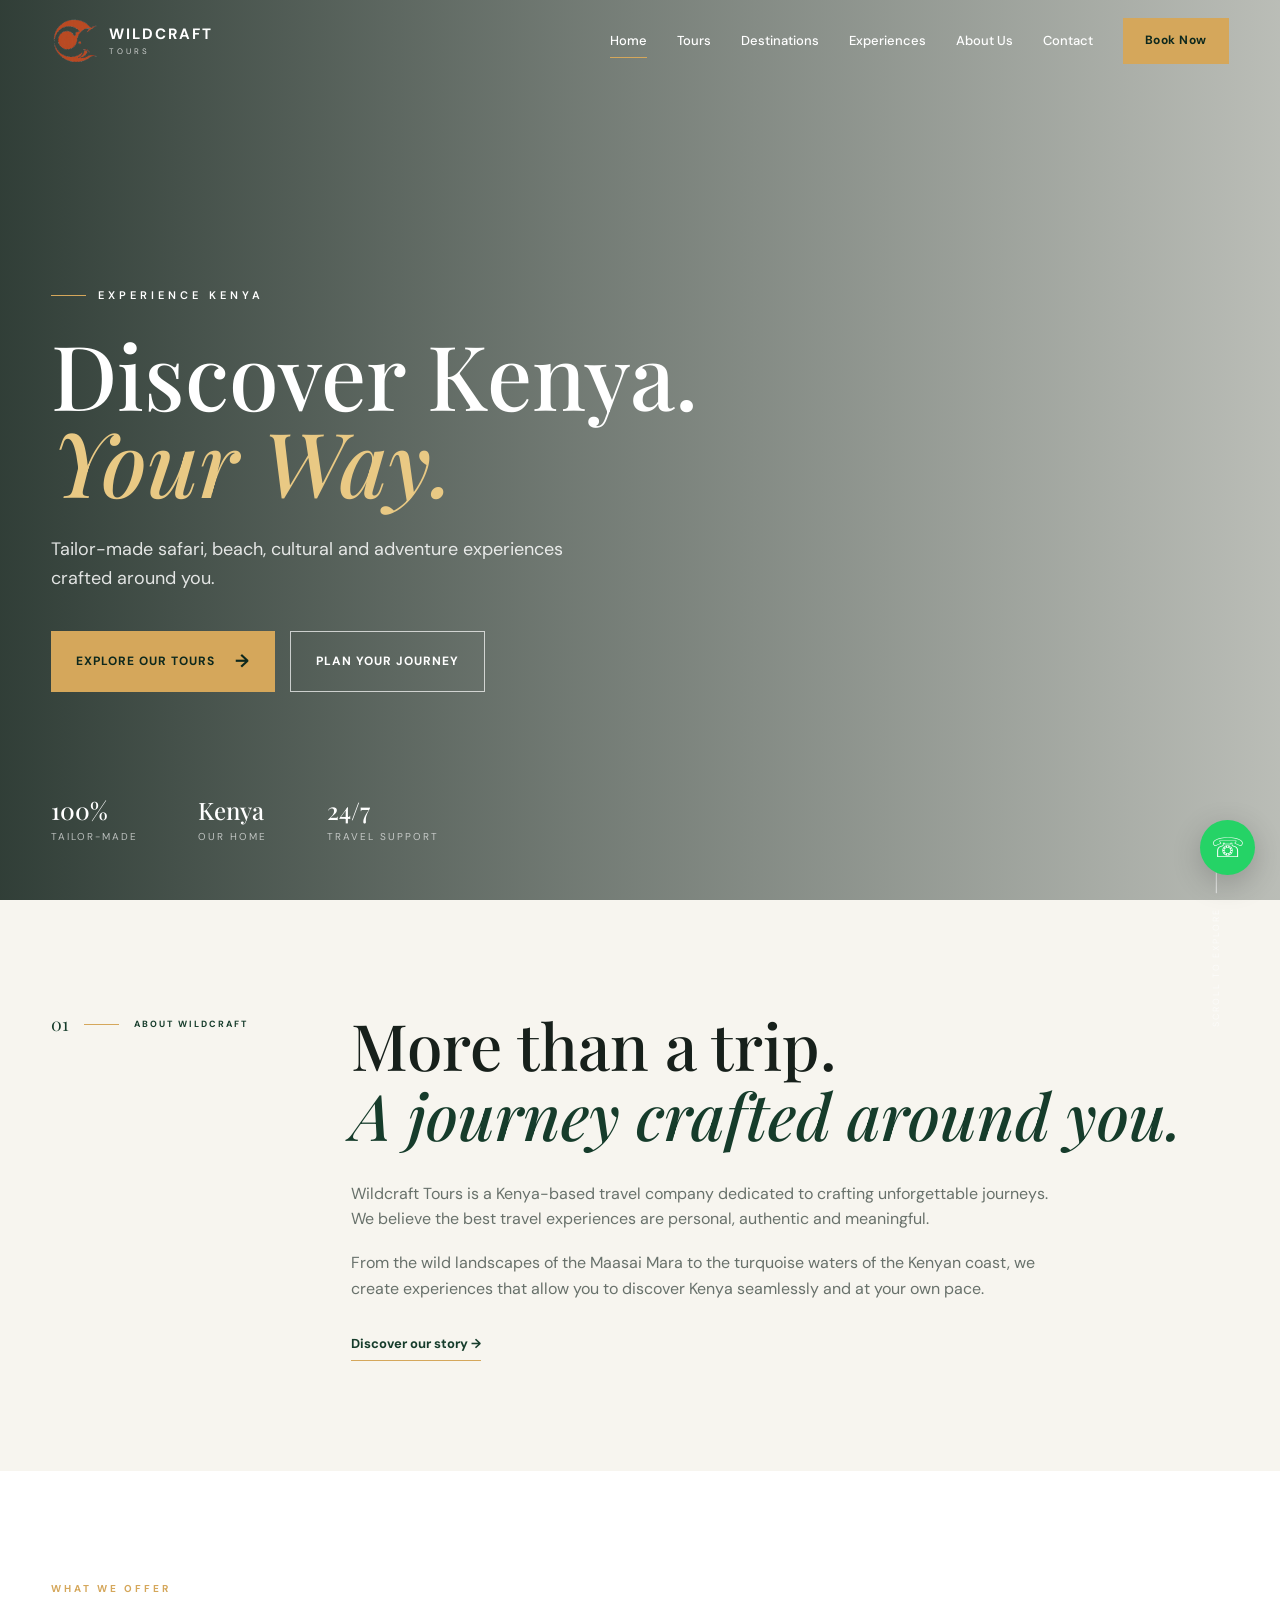
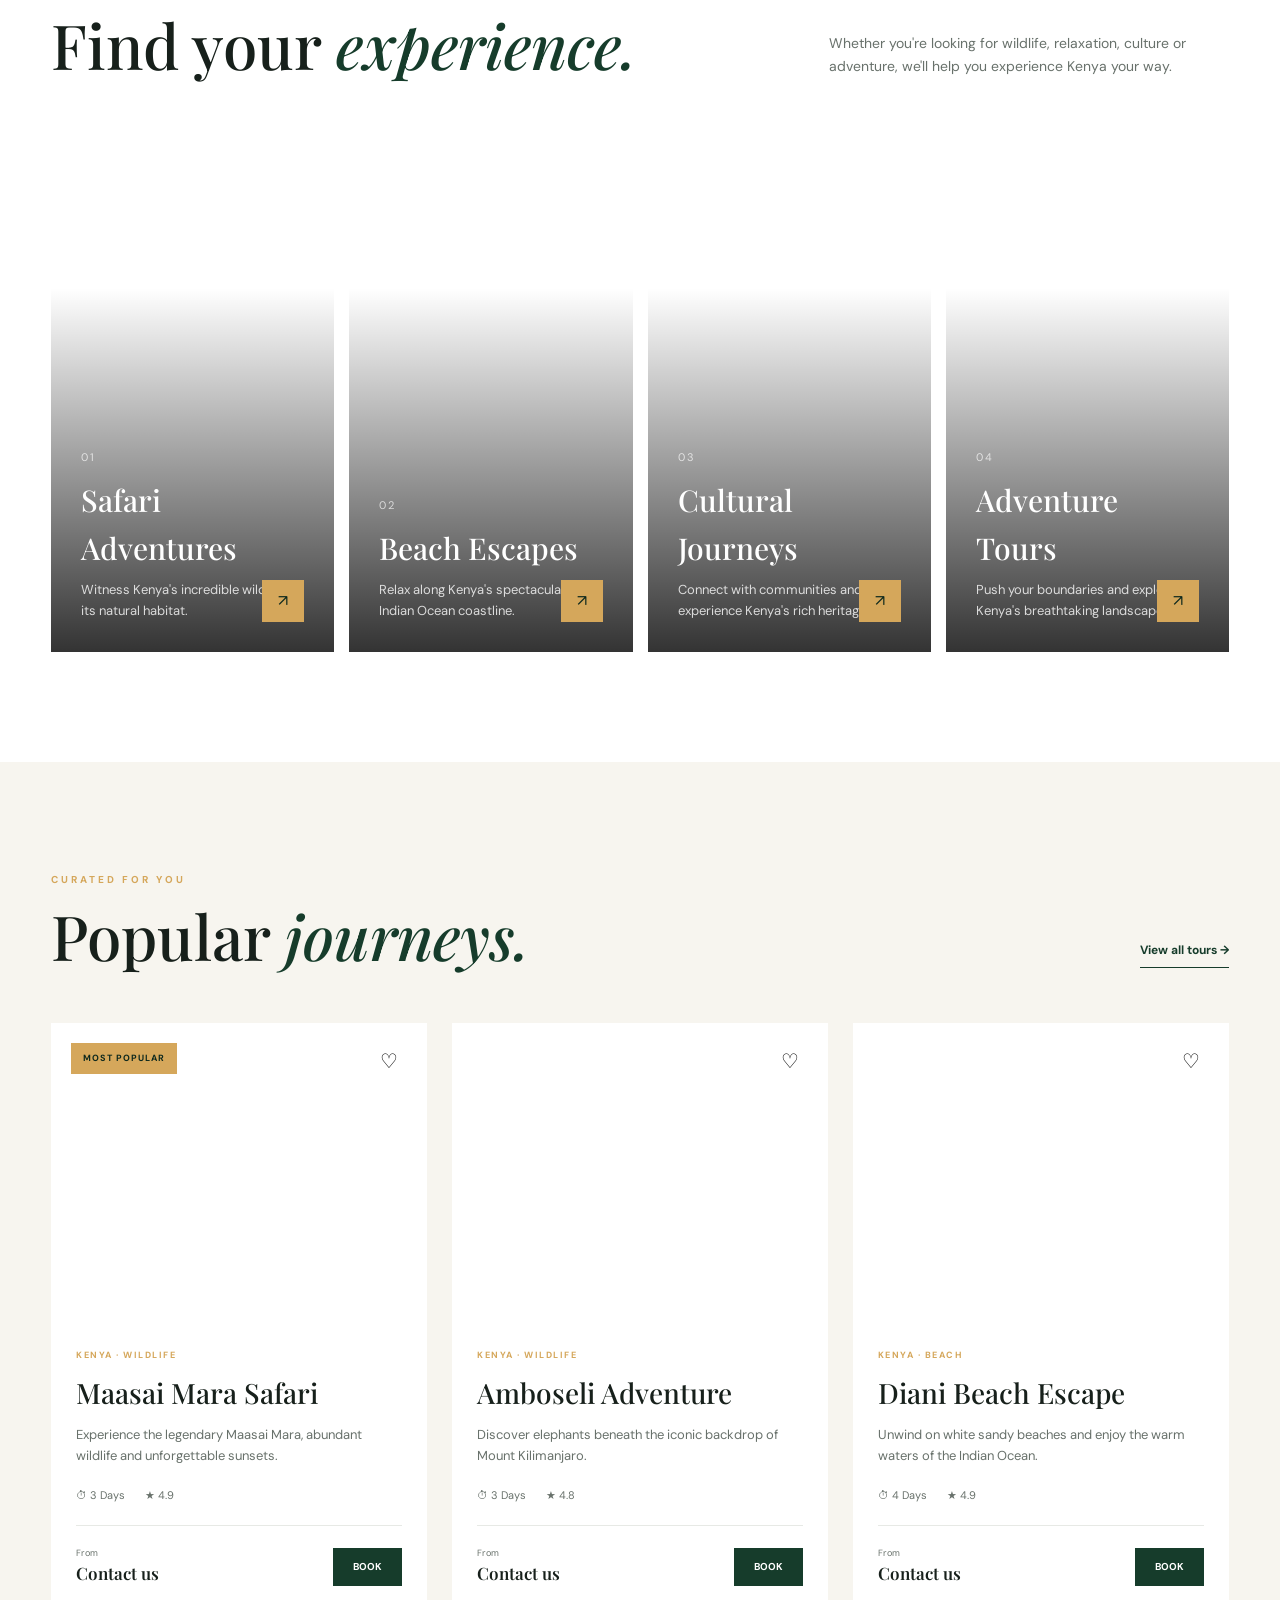
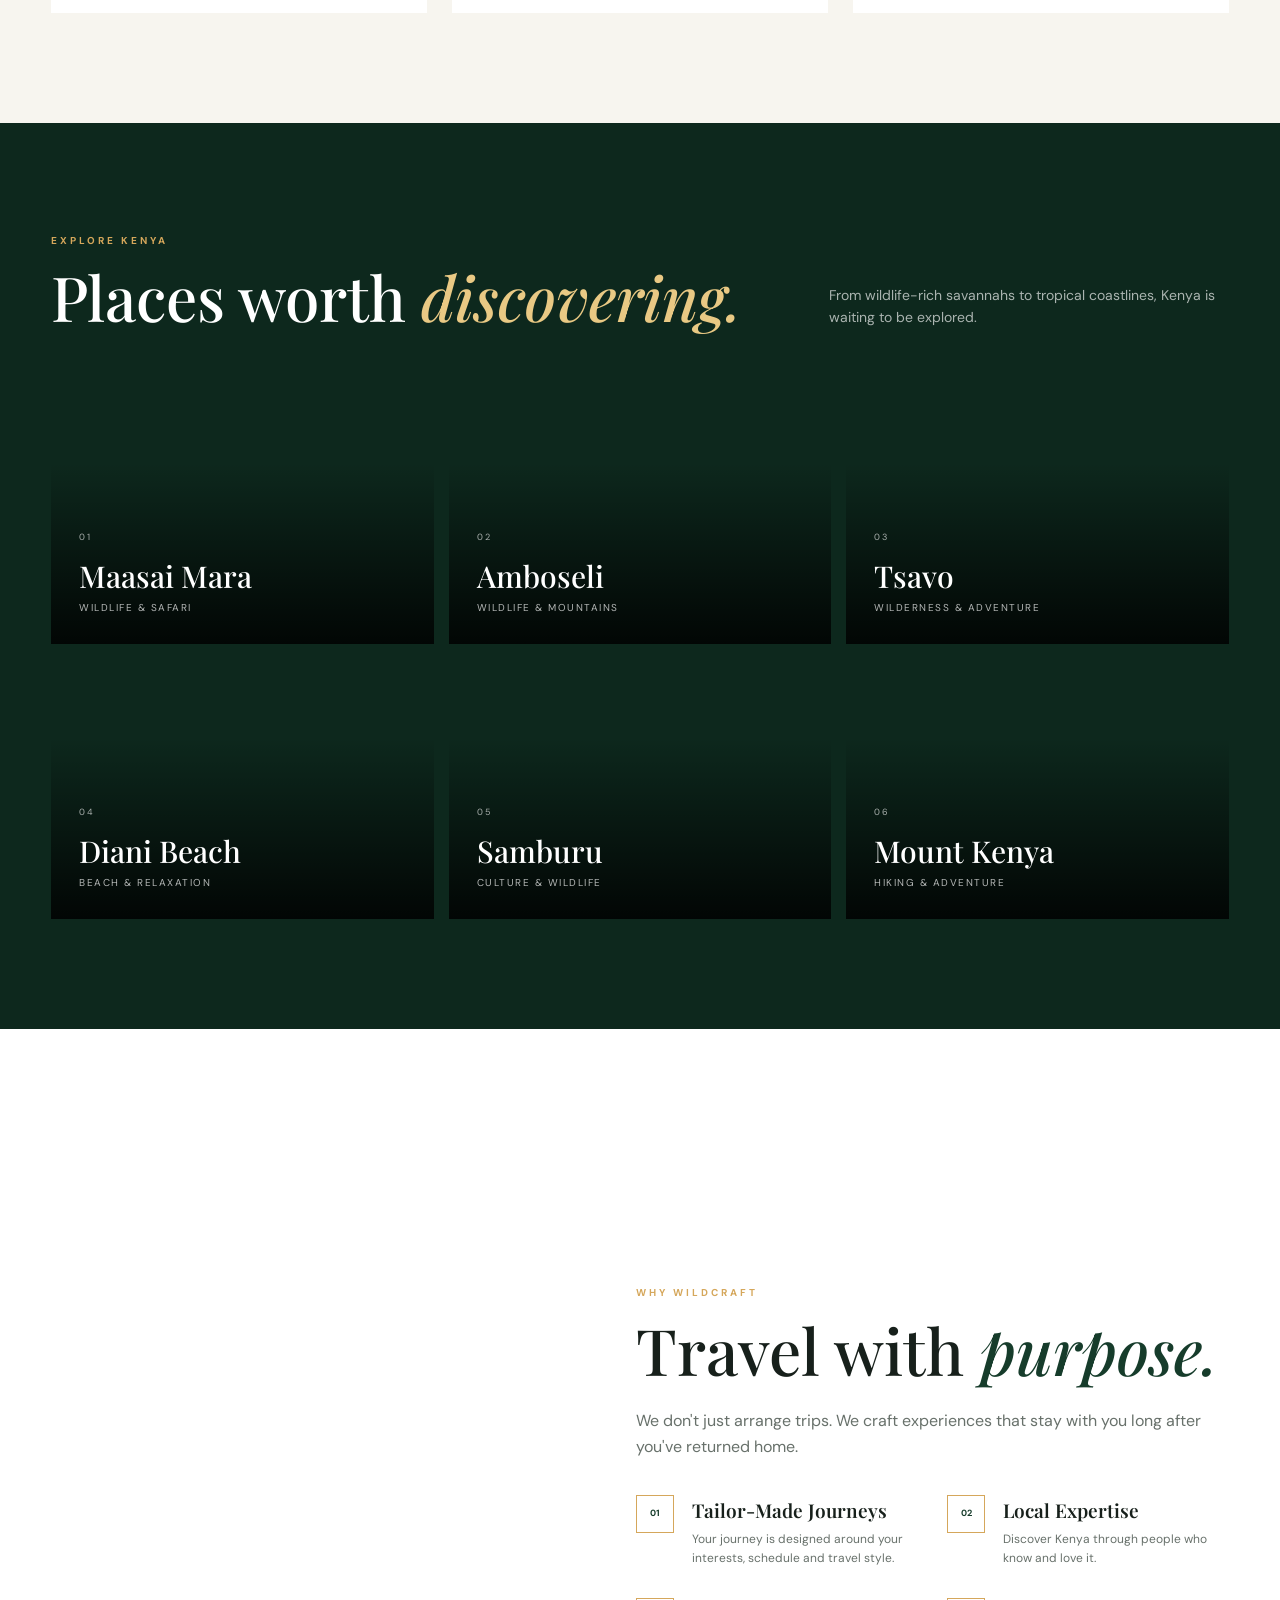
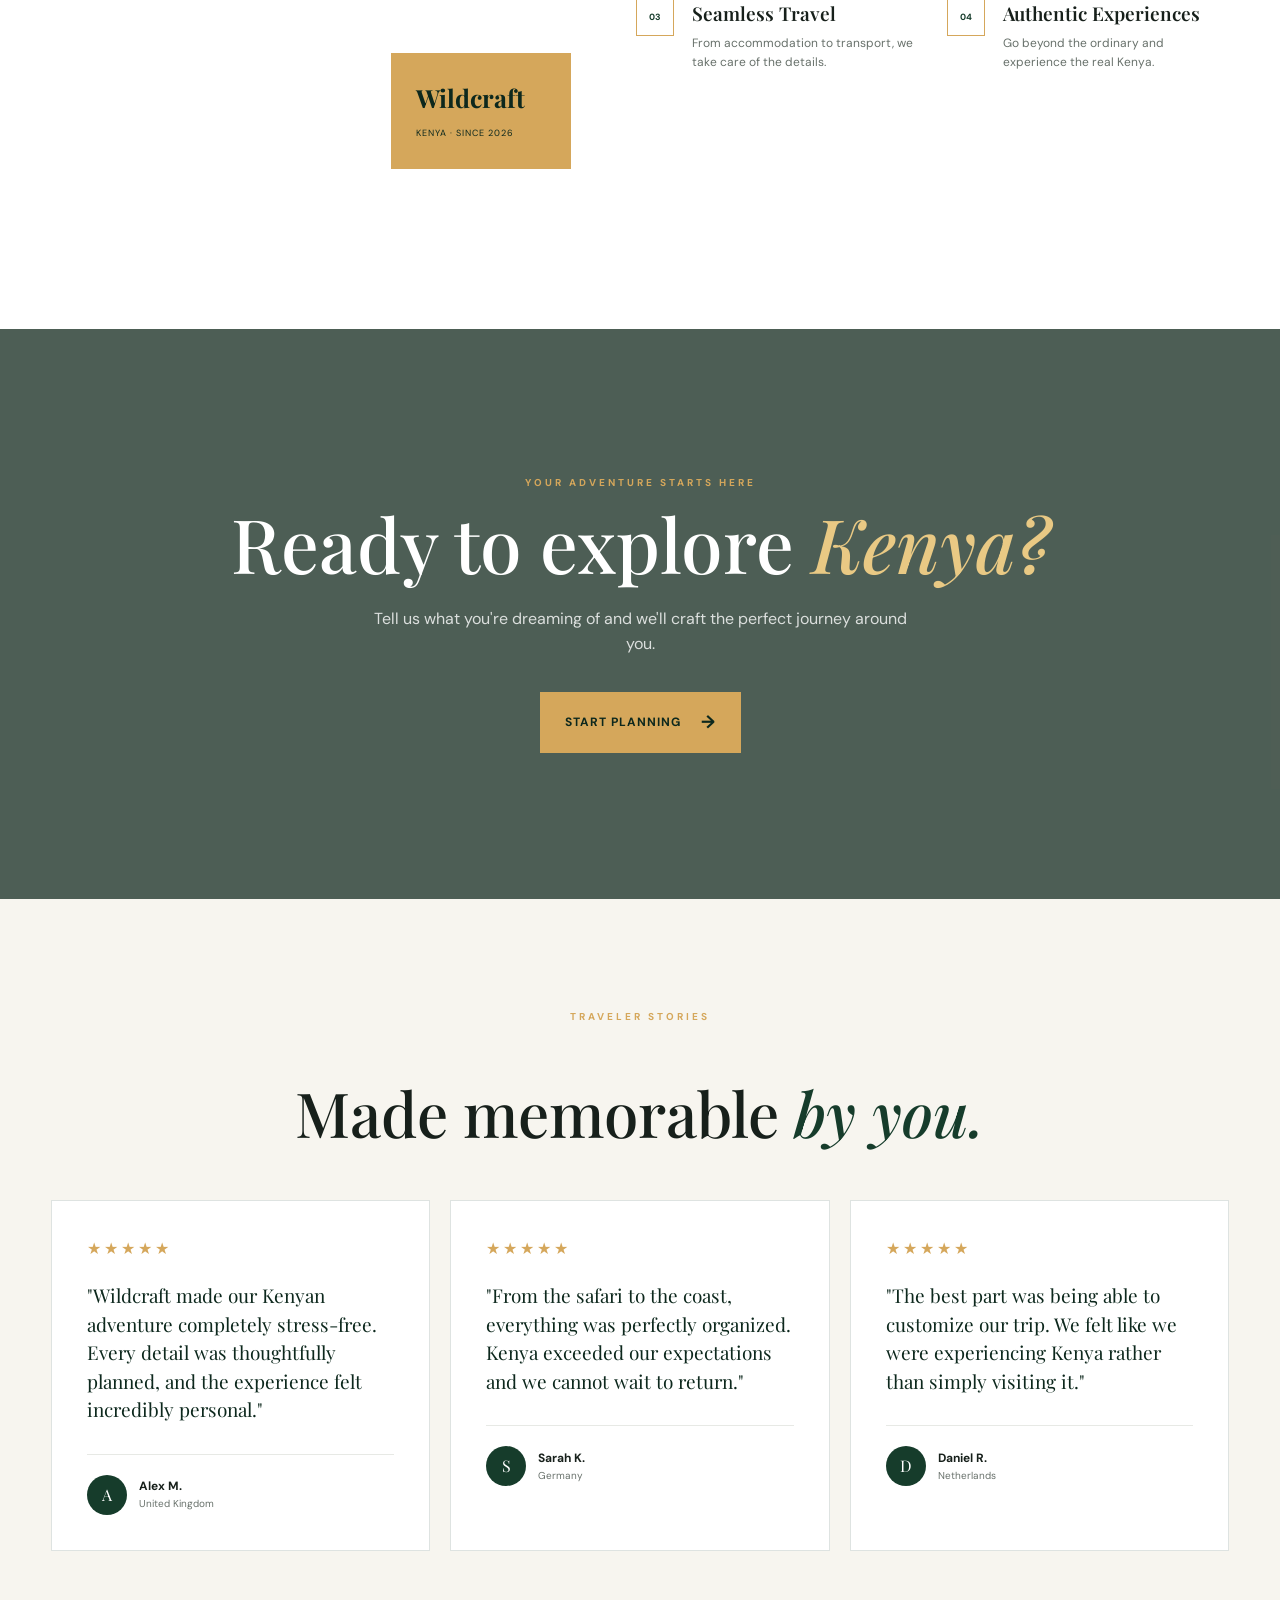
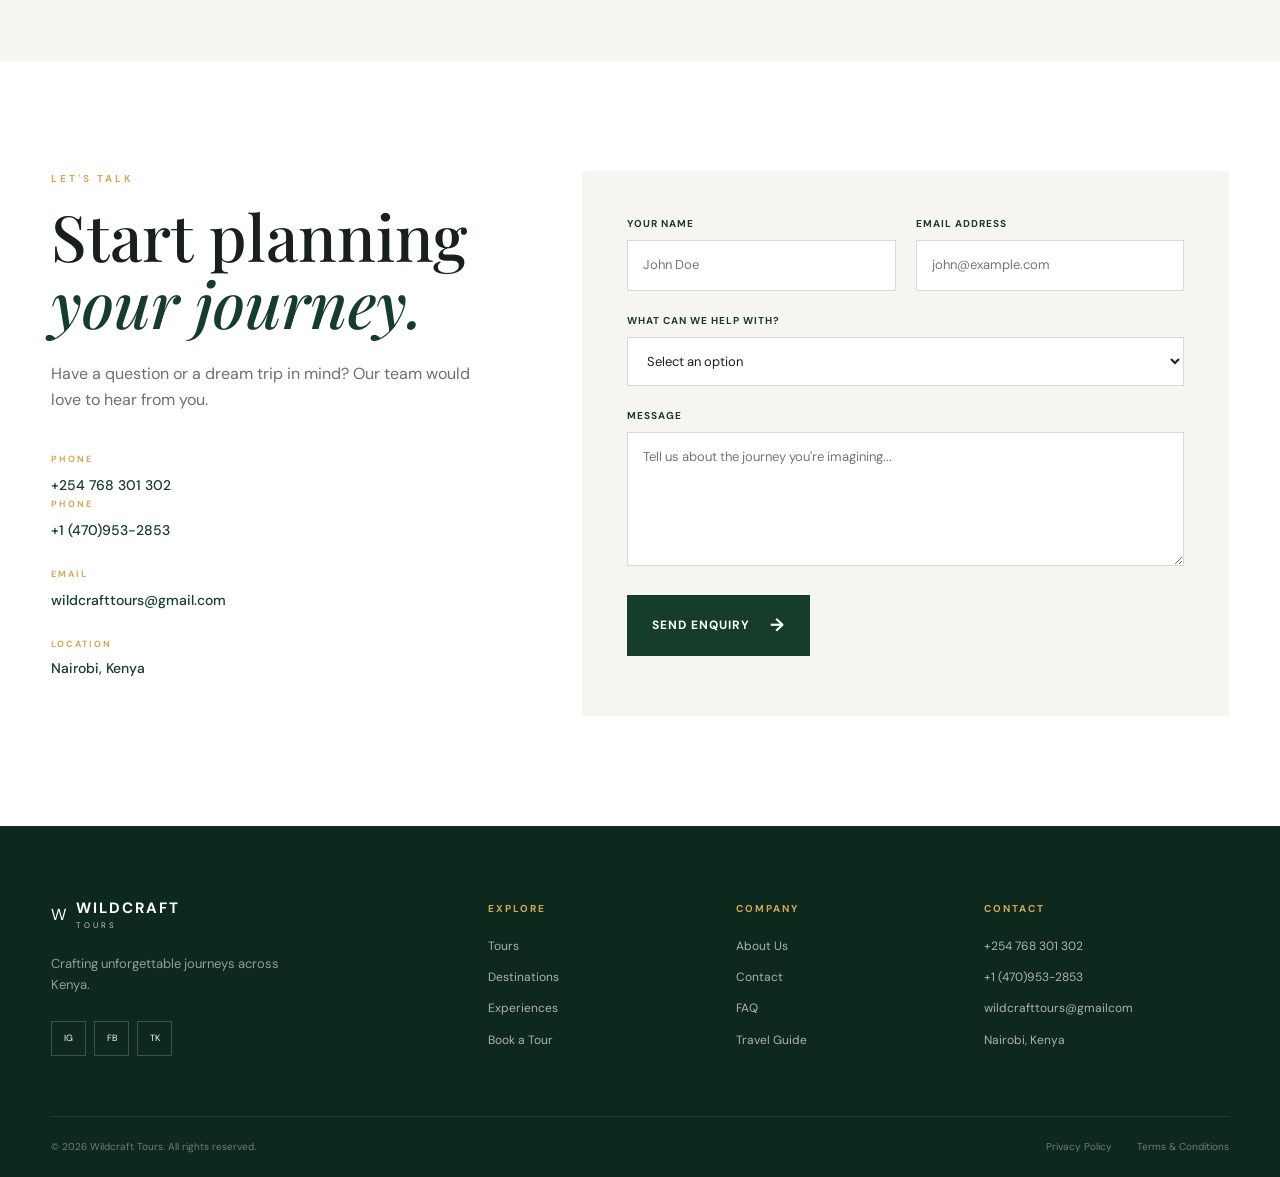
<file: index.html>
<!DOCTYPE html>
<html lang="en">
<head>
    <meta charset="UTF-8">
    <meta name="viewport" content="width=device-width, initial-scale=1.0">

    <title>Wildcraft Tours | Discover Kenya Your Way</title>

    <meta name="description" content="Wildcraft Tours crafts unforgettable safari, beach, cultural and adventure experiences across Kenya. Explore Kenya your way with tailor-made journeys.">

    <link rel="preconnect" href="https://fonts.googleapis.com">
    <link rel="preconnect" href="https://fonts.gstatic.com" crossorigin>

    <link href="https://fonts.googleapis.com/css2?family=DM+Sans:wght@400;500;600;700&family=Playfair+Display:wght@500;600;700&display=swap" rel="stylesheet">

    <link rel="stylesheet" href="css/style.css">
</head>

<body>

<!-- =========================
     NAVIGATION
========================= -->

<header class="header" id="header">

    <div class="container nav-container">

        <a href="index.html" class="logo">
    <img src="images/wildcraft logo.png" class="site-logo">

    <span class="logo-text">
        <strong>WILDCRAFT</strong>
        <small>TOURS</small>
    </span>
</a>

        <nav class="nav" id="nav">

            <a href="#home" class="nav-link active">Home</a>
            <a href="#tours" class="nav-link">Tours</a>
            <a href="#destinations" class="nav-link">Destinations</a>
            <a href="#experiences" class="nav-link">Experiences</a>
            <a href="#about" class="nav-link">About Us</a>
            <a href="#contact" class="nav-link">Contact</a>

            <a href="#booking" class="nav-book-btn">
                Book Now
            </a>

        </nav>

        <button class="menu-toggle" id="menuToggle" aria-label="Open navigation">
            <span></span>
            <span></span>
            <span></span>
        </button>

    </div>

</header>


<!-- =========================
     HERO
========================= -->

<section class="hero" id="home">

    <div class="hero-overlay"></div>

    <div class="container hero-content">

        <div class="hero-text">

            <span class="hero-tag">
                EXPERIENCE KENYA
            </span>

            <h1>
                Discover Kenya.
                <span>Your Way.</span>
            </h1>

            <p>
                Tailor-made safari, beach, cultural and adventure
                experiences crafted around you.
            </p>

            <div class="hero-buttons">

                <a href="#tours" class="btn btn-primary">
                    Explore Our Tours
                    <span>→</span>
                </a>

                <a href="#booking" class="btn btn-outline">
                    Plan Your Journey
                </a>

            </div>

        </div>

        <div class="hero-bottom">

            <div class="hero-stat">
                <strong>100%</strong>
                <span>Tailor-Made</span>
            </div>

            <div class="hero-stat">
                <strong>Kenya</strong>
                <span>Our Home</span>
            </div>

            <div class="hero-stat">
                <strong>24/7</strong>
                <span>Travel Support</span>
            </div>

        </div>

    </div>

    <div class="scroll-indicator">
        <span>Scroll to explore</span>
        <div class="scroll-line"></div>
    </div>

</section>


<!-- =========================
     INTRODUCTION
========================= -->

<section class="intro section">

    <div class="container intro-grid">

        <div class="section-label">
            <span>01</span>
            <div></div>
            <p>ABOUT WILDCRAFT</p>
        </div>

        <div class="intro-content">

            <h2>
                More than a trip.
                <span>A journey crafted around you.</span>
            </h2>

            <p>
                Wildcraft Tours is a Kenya-based travel company dedicated
                to crafting unforgettable journeys. We believe the best
                travel experiences are personal, authentic and meaningful.
            </p>

            <p>
                From the wild landscapes of the Maasai Mara to the turquoise
                waters of the Kenyan coast, we create experiences that allow
                you to discover Kenya seamlessly and at your own pace.
            </p>

            <a href="#about" class="text-link">
                Discover our story →
            </a>

        </div>

    </div>

</section>


<!-- =========================
     EXPERIENCES
========================= -->

<section class="experiences section" id="experiences">

    <div class="container">

        <div class="section-heading">

            <div>
                <span class="eyebrow">WHAT WE OFFER</span>

                <h2>
                    Find your
                    <em>experience.</em>
                </h2>
            </div>

            <p>
                Whether you're looking for wildlife, relaxation,
                culture or adventure, we'll help you experience
                Kenya your way.
            </p>

        </div>


        <div class="experience-grid">

            <a href="#booking" class="experience-card safari">

                <div class="experience-overlay"></div>

                <div class="experience-content">

                    <span class="experience-number">01</span>

                    <h3>Safari Adventures</h3>

                    <p>
                        Witness Kenya's incredible wildlife
                        in its natural habitat.
                    </p>

                    <span class="card-arrow">↗</span>

                </div>

            </a>


            <a href="#booking" class="experience-card beach">

                <div class="experience-overlay"></div>

                <div class="experience-content">

                    <span class="experience-number">02</span>

                    <h3>Beach Escapes</h3>

                    <p>
                        Relax along Kenya's spectacular
                        Indian Ocean coastline.
                    </p>

                    <span class="card-arrow">↗</span>

                </div>

            </a>


            <a href="#booking" class="experience-card culture">

                <div class="experience-overlay"></div>

                <div class="experience-content">

                    <span class="experience-number">03</span>

                    <h3>Cultural Journeys</h3>

                    <p>
                        Connect with communities and
                        experience Kenya's rich heritage.
                    </p>

                    <span class="card-arrow">↗</span>

                </div>

            </a>


            <a href="#booking" class="experience-card adventure">

                <div class="experience-overlay"></div>

                <div class="experience-content">

                    <span class="experience-number">04</span>

                    <h3>Adventure Tours</h3>

                    <p>
                        Push your boundaries and explore
                        Kenya's breathtaking landscapes.
                    </p>

                    <span class="card-arrow">↗</span>

                </div>

            </a>

        </div>

    </div>

</section>


<!-- =========================
     POPULAR TOURS
========================= -->

<section class="tours section" id="tours">

    <div class="container">

        <div class="section-heading">

            <div>

                <span class="eyebrow">CURATED FOR YOU</span>

                <h2>
                    Popular
                    <em>journeys.</em>
                </h2>

            </div>

            <a href="#booking" class="outline-link">
                View all tours →
            </a>

        </div>


        <div class="tour-grid">

            <!-- TOUR 1 -->

            <article class="tour-card">

                <div class="tour-image mara">

                    <span class="tour-tag">
                        MOST POPULAR
                    </span>

                    <button class="favorite" aria-label="Add to favorites">
                        ♡
                    </button>

                </div>

                <div class="tour-info">

                    <div class="tour-location">
                        Kenya · Wildlife
                    </div>

                    <h3>
                        Maasai Mara Safari
                    </h3>

                    <p>
                        Experience the legendary Maasai Mara,
                        abundant wildlife and unforgettable sunsets.
                    </p>

                    <div class="tour-meta">

                        <span>⏱ 3 Days</span>
                        <span>★ 4.9</span>

                    </div>

                    <div class="tour-bottom">

                        <div>
                            <small>From</small>
                            <strong>Contact us</strong>
                        </div>

                        <a href="#booking" class="small-btn">
                            Book
                        </a>

                    </div>

                </div>

            </article>


            <!-- TOUR 2 -->

            <article class="tour-card">

                <div class="tour-image amboseli">

                    <button class="favorite" aria-label="Add to favorites">
                        ♡
                    </button>

                </div>

                <div class="tour-info">

                    <div class="tour-location">
                        Kenya · Wildlife
                    </div>

                    <h3>
                        Amboseli Adventure
                    </h3>

                    <p>
                        Discover elephants beneath the iconic
                        backdrop of Mount Kilimanjaro.
                    </p>

                    <div class="tour-meta">

                        <span>⏱ 3 Days</span>
                        <span>★ 4.8</span>

                    </div>

                    <div class="tour-bottom">

                        <div>
                            <small>From</small>
                            <strong>Contact us</strong>
                        </div>

                        <a href="#booking" class="small-btn">
                            Book
                        </a>

                    </div>

                </div>

            </article>


            <!-- TOUR 3 -->

            <article class="tour-card">

                <div class="tour-image diani">

                    <button class="favorite" aria-label="Add to favorites">
                        ♡
                    </button>

                </div>

                <div class="tour-info">

                    <div class="tour-location">
                        Kenya · Beach
                    </div>

                    <h3>
                        Diani Beach Escape
                    </h3>

                    <p>
                        Unwind on white sandy beaches and enjoy
                        the warm waters of the Indian Ocean.
                    </p>

                    <div class="tour-meta">

                        <span>⏱ 4 Days</span>
                        <span>★ 4.9</span>

                    </div>

                    <div class="tour-bottom">

                        <div>
                            <small>From</small>
                            <strong>Contact us</strong>
                        </div>

                        <a href="#booking" class="small-btn">
                            Book
                        </a>

                    </div>

                </div>

            </article>

        </div>

    </div>

</section>


<!-- =========================
     DESTINATIONS
========================= -->

<section class="destinations section" id="destinations">

    <div class="container">

        <div class="section-heading light">

            <div>

                <span class="eyebrow">EXPLORE KENYA</span>

                <h2>
                    Places worth
                    <em>discovering.</em>
                </h2>

            </div>

            <p>
                From wildlife-rich savannahs to tropical coastlines,
                Kenya is waiting to be explored.
            </p>

        </div>


        <div class="destination-grid">

            <a href="#booking" class="destination-card destination-mara">
                <div>
                    <span>01</span>
                    <h3>Maasai Mara</h3>
                    <p>Wildlife & Safari</p>
                </div>
            </a>

            <a href="#booking" class="destination-card destination-amboseli">
                <div>
                    <span>02</span>
                    <h3>Amboseli</h3>
                    <p>Wildlife & Mountains</p>
                </div>
            </a>

            <a href="#booking" class="destination-card destination-tsavo">
                <div>
                    <span>03</span>
                    <h3>Tsavo</h3>
                    <p>Wilderness & Adventure</p>
                </div>
            </a>

            <a href="#booking" class="destination-card destination-diani">
                <div>
                    <span>04</span>
                    <h3>Diani Beach</h3>
                    <p>Beach & Relaxation</p>
                </div>
            </a>

            <a href="#booking" class="destination-card destination-samburu">
                <div>
                    <span>05</span>
                    <h3>Samburu</h3>
                    <p>Culture & Wildlife</p>
                </div>
            </a>

            <a href="#booking" class="destination-card destination-mtkenya">
                <div>
                    <span>06</span>
                    <h3>Mount Kenya</h3>
                    <p>Hiking & Adventure</p>
                </div>
            </a>

        </div>

    </div>

</section>


<!-- =========================
     WHY US
========================= -->

<section class="why-us section" id="about">

    <div class="container why-grid">

        <div class="why-image">

            <div class="image-badge">
                <strong>Wildcraft</strong>
                <span>Kenya · Since 2026</span>
            </div>

        </div>


        <div class="why-content">

            <span class="eyebrow">WHY WILDCRAFT</span>

            <h2>
                Travel with
                <em>purpose.</em>
            </h2>

            <p class="lead">
                We don't just arrange trips. We craft experiences
                that stay with you long after you've returned home.
            </p>


            <div class="feature-list">

                <div class="feature">

                    <div class="feature-icon">01</div>

                    <div>
                        <h3>Tailor-Made Journeys</h3>
                        <p>
                            Your journey is designed around your
                            interests, schedule and travel style.
                        </p>
                    </div>

                </div>


                <div class="feature">

                    <div class="feature-icon">02</div>

                    <div>
                        <h3>Local Expertise</h3>
                        <p>
                            Discover Kenya through people who
                            know and love it.
                        </p>
                    </div>

                </div>


                <div class="feature">

                    <div class="feature-icon">03</div>

                    <div>
                        <h3>Seamless Travel</h3>
                        <p>
                            From accommodation to transport,
                            we take care of the details.
                        </p>
                    </div>

                </div>


                <div class="feature">

                    <div class="feature-icon">04</div>

                    <div>
                        <h3>Authentic Experiences</h3>
                        <p>
                            Go beyond the ordinary and experience
                            the real Kenya.
                        </p>
                    </div>

                </div>

            </div>

        </div>

    </div>

</section>


<!-- =========================
     BOOKING CTA
========================= -->

<section class="booking-cta" id="booking">

    <div class="booking-overlay"></div>

    <div class="container booking-content">

        <span class="eyebrow">
            YOUR ADVENTURE STARTS HERE
        </span>

        <h2>
            Ready to explore
            <em>Kenya?</em>
        </h2>

        <p>
            Tell us what you're dreaming of and we'll craft
            the perfect journey around you.
        </p>

        <a href="booking.html" class="btn btn-primary">
            Start Planning
            <span>→</span>
        </a>

    </div>

</section>


<!-- =========================
     TESTIMONIALS
========================= -->

<section class="testimonials section">

    <div class="container">

        <div class="section-heading centered">

            <span class="eyebrow">
                TRAVELER STORIES
            </span>

            <h2>
                Made memorable
                <em>by you.</em>
            </h2>

        </div>


        <div class="testimonial-grid">

            <article class="testimonial">

                <div class="stars">
                    ★★★★★
                </div>

                <p>
                    "Wildcraft made our Kenyan adventure completely
                    stress-free. Every detail was thoughtfully planned,
                    and the experience felt incredibly personal."
                </p>

                <div class="traveler">
                    <div class="traveler-avatar">A</div>

                    <div>
                        <strong>Alex M.</strong>
                        <span>United Kingdom</span>
                    </div>
                </div>

            </article>


            <article class="testimonial">

                <div class="stars">
                    ★★★★★
                </div>

                <p>
                    "From the safari to the coast, everything was
                    perfectly organized. Kenya exceeded our expectations
                    and we cannot wait to return."
                </p>

                <div class="traveler">
                    <div class="traveler-avatar">S</div>

                    <div>
                        <strong>Sarah K.</strong>
                        <span>Germany</span>
                    </div>
                </div>

            </article>


            <article class="testimonial">

                <div class="stars">
                    ★★★★★
                </div>

                <p>
                    "The best part was being able to customize our
                    trip. We felt like we were experiencing Kenya
                    rather than simply visiting it."
                </p>

                <div class="traveler">
                    <div class="traveler-avatar">D</div>

                    <div>
                        <strong>Daniel R.</strong>
                        <span>Netherlands</span>
                    </div>
                </div>

            </article>

        </div>

    </div>

</section>


<!-- =========================
     CONTACT
========================= -->

<section class="contact section" id="contact">

    <div class="container contact-grid">

        <div class="contact-content">

            <span class="eyebrow">
                LET'S TALK
            </span>

            <h2>
                Start planning
                <em>your journey.</em>
            </h2>

            <p>
                Have a question or a dream trip in mind?
                Our team would love to hear from you.
            </p>


            <div class="contact-details">

                <div class="contact-item">

                    <span>PHONE</span>

                    <a href="tel:+254768301302">
                        +254 768 301 302
                    </a>


                    <span>PHONE</span>

                    <a href="tel:+1(470)953-2853">
                        +1 (470)953-2853
                    </a>

                </div>


                <div class="contact-item">

                    <span>EMAIL</span>

                    <a href="mailto:wildcrafttours@gmail.com">
                        wildcrafttours@gmail.com
                    </a>

                </div>


                <div class="contact-item">

                    <span>LOCATION</span>

                    <p>
                        Nairobi, Kenya
                    </p>

                </div>

            </div>

        </div>


        <form class="contact-form" id="contactForm">

            <div class="form-row">

                <div class="form-group">

                    <label for="name">
                        Your Name
                    </label>

                    <input
                        type="text"
                        id="name"
                        name="name"
                        placeholder="John Doe"
                        required
                    >

                </div>


                <div class="form-group">

                    <label for="email">
                        Email Address
                    </label>

                    <input
                        type="email"
                        id="email"
                        name="email"
                        placeholder="john@example.com"
                        required
                    >

                </div>

            </div>


            <div class="form-group">

                <label for="subject">
                    What can we help with?
                </label>

                <select id="subject" name="subject">

                    <option value="">
                        Select an option
                    </option>

                    <option value="safari">
                        Safari
                    </option>

                    <option value="beach">
                        Beach Holiday
                    </option>

                    <option value="culture">
                        Cultural Experience
                    </option>

                    <option value="adventure">
                        Adventure
                    </option>

                    <option value="custom">
                        Custom Tour
                    </option>

                </select>

            </div>


            <div class="form-group">

                <label for="message">
                    Message
                </label>

                <textarea
                    id="message"
                    name="message"
                    rows="5"
                    placeholder="Tell us about the journey you're imagining..."
                    required
                ></textarea>

            </div>


            <button type="submit" class="btn btn-dark">
                Send Enquiry
                <span>→</span>
            </button>

            <p class="form-message" id="formMessage"></p>

        </form>

    </div>

</section>


<!-- =========================
     FOOTER
========================= -->

<footer class="footer">

    <div class="container">

        <div class="footer-top">

            <div class="footer-brand">

                <a href="#home" class="logo footer-logo">

                    <span class="logo-icon">W</span>

                    <span class="logo-text">
                        <strong>WILDCRAFT</strong>
                        <small>TOURS</small>
                    </span>

                </a>

                <p>
                    Crafting unforgettable journeys
                    across Kenya.
                </p>

                <div class="social-links">

                    <a href="#" aria-label="Instagram">
                        IG
                    </a>

                    <a href="#" aria-label="Facebook">
                        FB
                    </a>

                    <a href="#" aria-label="TikTok">
                        TK
                    </a>

                </div>

            </div>


            <div class="footer-column">

                <h4>Explore</h4>

                <a href="#tours">Tours</a>
                <a href="#destinations">Destinations</a>
                <a href="#experiences">Experiences</a>
                <a href="#booking">Book a Tour</a>

            </div>


            <div class="footer-column">

                <h4>Company</h4>

                <a href="#about">About Us</a>
                <a href="#contact">Contact</a>
                <a href="#">FAQ</a>
                <a href="#">Travel Guide</a>

            </div>


            <div class="footer-column">

                <h4>Contact</h4>

                <a href="tel:+254768301302">
                    +254 768 301 302
                </a>

                <a href="tel:+1 (470)953-2853">
                    +1 (470)953-2853
                </a>

                <a href="mailto:wildcrafttours@gmail.com">
                    wildcrafttours@gmailcom
                </a>

                <span>
                    Nairobi, Kenya
                </span>

            </div>

        </div>


        <div class="footer-bottom">

            <p>
                © <span id="year"></span>
                Wildcraft Tours. All rights reserved.
            </p>

            <div>
                <a href="#">Privacy Policy</a>
                <a href="#">Terms & Conditions</a>
            </div>

        </div>

    </div>

</footer>


<!-- =========================
     WHATSAPP BUTTON
========================= -->

<a
    href="https://wa.me/254700000000"
    class="whatsapp"
    target="_blank"
    rel="noopener"
    aria-label="Chat with Wildcraft Tours on WhatsApp"
>
    <span>☏</span>
</a>


<script src="js/main.js"></script>

</body>
</html>
</file>
<file: css/style.css>
/* =========================================
   WILDCRAFT TOURS
   MAIN STYLESHEET
========================================= */

:root {
    --forest: #163c2b;
    --forest-dark: #0d281d;
    --forest-light: #24553e;

    --sand: #d5a75b;
    --sand-light: #e9c984;

    --cream: #f7f5ef;
    --white: #ffffff;

    --dark: #17201b;
    --gray: #68716b;
    --light-gray: #e7e9e5;

    --border: rgba(22, 60, 43, 0.14);

    --heading-font: "Playfair Display", serif;
    --body-font: "DM Sans", sans-serif;

    --container: 1200px;

    --transition: 0.35s ease;
}


/* =========================================
   RESET
========================================= */

* {
    margin: 0;
    padding: 0;
    box-sizing: border-box;
}

html {
    scroll-behavior: smooth;
}

body {
    font-family: var(--body-font);
    color: var(--dark);
    background: var(--cream);
    line-height: 1.6;
    overflow-x: hidden;
}

img {
    max-width: 100%;
    display: block;
}

a {
    color: inherit;
    text-decoration: none;
}

button,
input,
textarea,
select {
    font: inherit;
}

button {
    cursor: pointer;
}

.container {
    width: min(92%, var(--container));
    margin: auto;
}

.section {
    padding: 110px 0;
}


/* =========================================
   HEADER
========================================= */

.header {
    position: fixed;
    top: 0;
    left: 0;
    width: 100%;
    z-index: 1000;

    transition: var(--transition);
}

.header.scrolled {
    background: rgba(13, 40, 29, 0.97);
    box-shadow: 0 5px 30px rgba(0, 0, 0, 0.12);
}

.nav-container {
    height: 82px;

    display: flex;
    align-items: center;
    justify-content: space-between;
}


/* =========================================
   WILDCRAFT LOGO
========================================= */

.logo {
    display: flex;
    align-items: center;
    gap: 10px;
    color: white;
    flex-shrink: 0;
}

/* Actual Wildcraft logo image */
.site-logo {
    width: 48px;
    height: 48px;
    object-fit: contain;
    display: block;
    flex-shrink: 0;
}

/* Brand name beside logo */
.logo-text {
    display: flex;
    flex-direction: column;
    justify-content: center;
    line-height: 1;
}

.logo-text strong {
    font-size: 15px;
    letter-spacing: 2px;
    font-weight: 700;
}

.logo-text small {
    font-size: 8px;
    letter-spacing: 3px;
    margin-top: 5px;
    opacity: 0.75;
}


/* =========================================
   NAVIGATION
========================================= */

.nav {
    display: flex;
    align-items: center;
    gap: 30px;
}

.nav-link {
    color: white;
    font-size: 13px;
    font-weight: 500;
    position: relative;
}

.nav-link::after {
    content: "";

    position: absolute;
    left: 0;
    bottom: -7px;

    width: 0;
    height: 1px;

    background: var(--sand);

    transition: var(--transition);
}

.nav-link:hover::after,
.nav-link.active::after {
    width: 100%;
}

.nav-book-btn {
    background: var(--sand);
    color: var(--forest-dark);

    padding: 13px 22px;

    font-size: 12px;
    font-weight: 700;

    letter-spacing: 0.5px;

    transition: var(--transition);
}

.nav-book-btn:hover {
    background: white;
    transform: translateY(-2px);
}


/* =========================================
   MOBILE MENU
========================================= */

.menu-toggle {
    display: none;

    width: 45px;
    height: 45px;

    background: transparent;
    border: 1px solid rgba(255,255,255,0.5);

    flex-direction: column;
    justify-content: center;
    align-items: center;
    gap: 5px;
}

.menu-toggle span {
    width: 21px;
    height: 2px;
    background: white;
}


/* =========================================
   HERO
========================================= */

.hero {
    min-height: 100vh;

    position: relative;

    display: flex;
    align-items: center;

    background:
        url("https://images.unsplash.com/photo-1516426122078-c23e76319801?auto=format&fit=crop&w=2200&q=90")
        center/cover no-repeat;

    color: white;
}

.hero-overlay {
    position: absolute;
    inset: 0;

    background:
        linear-gradient(
            90deg,
            rgba(5, 22, 15, 0.82) 0%,
            rgba(5, 22, 15, 0.55) 45%,
            rgba(5, 22, 15, 0.25) 100%
        );
}

.hero-content {
    position: relative;
    z-index: 2;

    min-height: 100vh;

    display: flex;
    flex-direction: column;
    justify-content: center;
}

.hero-text {
    max-width: 720px;
    padding-top: 70px;
}

.hero-tag {
    display: inline-flex;
    align-items: center;
    gap: 12px;

    font-size: 11px;
    letter-spacing: 4px;
    font-weight: 600;

    margin-bottom: 25px;
}

.hero-tag::before {
    content: "";

    width: 35px;
    height: 1px;

    background: var(--sand);
}

.hero h1 {
    font-family: var(--heading-font);

    font-size: clamp(55px, 7vw, 96px);

    line-height: 0.98;

    font-weight: 500;

    margin-bottom: 30px;
}

.hero h1 span {
    display: block;
    color: var(--sand-light);
    font-style: italic;
}

.hero p {
    max-width: 560px;

    font-size: 18px;

    color: rgba(255,255,255,0.85);

    margin-bottom: 38px;
}

.hero-buttons {
    display: flex;
    gap: 15px;
    flex-wrap: wrap;
}


/* =========================================
   BUTTONS
========================================= */

.btn {
    display: inline-flex;
    align-items: center;
    justify-content: center;
    gap: 20px;

    padding: 16px 25px;

    font-size: 12px;
    font-weight: 700;

    text-transform: uppercase;
    letter-spacing: 1px;

    transition: var(--transition);
}

.btn span {
    font-size: 18px;
}

.btn-primary {
    background: var(--sand);
    color: var(--forest-dark);
}

.btn-primary:hover {
    background: white;
    transform: translateY(-3px);
}

.btn-outline {
    border: 1px solid rgba(255,255,255,0.7);
    color: white;
}

.btn-outline:hover {
    background: white;
    color: var(--forest-dark);
}

.btn-dark {
    background: var(--forest);
    color: white;
    border: none;
}

.btn-dark:hover {
    background: var(--forest-dark);
    transform: translateY(-2px);
}


/* =========================================
   HERO STATS
========================================= */

.hero-bottom {
    position: absolute;

    bottom: 55px;
    left: 0;

    display: flex;
    gap: 60px;
}

.hero-stat {
    display: flex;
    flex-direction: column;
}

.hero-stat strong {
    font-family: var(--heading-font);
    font-size: 24px;
    font-weight: 500;
}

.hero-stat span {
    font-size: 10px;
    text-transform: uppercase;
    letter-spacing: 2px;
    opacity: 0.65;
}


/* =========================================
   SCROLL
========================================= */

.scroll-indicator {
    position: absolute;

    right: 5%;
    bottom: 45px;

    display: flex;
    align-items: center;
    gap: 15px;

    transform: rotate(-90deg);
    transform-origin: right center;

    font-size: 9px;
    text-transform: uppercase;
    letter-spacing: 2px;

    opacity: 0.7;
}

.scroll-line {
    width: 45px;
    height: 1px;
    background: white;
}


/* =========================================
   INTRO
========================================= */

.intro {
    background: var(--cream);
}

.intro-grid {
    display: grid;
    grid-template-columns: 220px 1fr;
    gap: 80px;
}

.section-label {
    display: flex;
    align-items: center;
    gap: 15px;

    height: fit-content;

    color: var(--forest);
}

.section-label span {
    font-family: var(--heading-font);
    font-size: 18px;
}

.section-label div {
    width: 35px;
    height: 1px;
    background: var(--sand);
}

.section-label p {
    font-size: 9px;
    letter-spacing: 2px;
    font-weight: 700;
}

.intro-content {
    max-width: 850px;
}

.intro-content h2 {
    font-family: var(--heading-font);

    font-size: clamp(38px, 5vw, 64px);

    font-weight: 500;
    line-height: 1.1;

    margin-bottom: 30px;
}

.intro-content h2 span {
    display: block;
    color: var(--forest);
    font-style: italic;
}

.intro-content p {
    max-width: 700px;

    color: var(--gray);

    margin-bottom: 18px;

    font-size: 16px;
}

.text-link {
    display: inline-block;

    margin-top: 15px;

    color: var(--forest);

    font-weight: 700;
    font-size: 13px;

    border-bottom: 1px solid var(--sand);

    padding-bottom: 5px;
}


/* =========================================
   SECTION HEADINGS
========================================= */

.section-heading {
    display: flex;
    justify-content: space-between;
    align-items: end;

    gap: 40px;

    margin-bottom: 55px;
}

.eyebrow {
    display: block;

    color: var(--sand);

    font-size: 10px;
    font-weight: 700;

    letter-spacing: 3px;

    margin-bottom: 15px;
}

.section-heading h2,
.centered h2 {
    font-family: var(--heading-font);

    font-size: clamp(40px, 5vw, 62px);

    font-weight: 500;
    line-height: 1.05;
}

.section-heading h2 em,
.centered h2 em {
    color: var(--forest);
}

.section-heading > p {
    max-width: 400px;
    color: var(--gray);
    font-size: 14px;
}

.outline-link {
    border-bottom: 1px solid var(--forest);
    padding-bottom: 7px;

    color: var(--forest);

    font-size: 12px;
    font-weight: 700;

    white-space: nowrap;
}


/* =========================================
   EXPERIENCES
========================================= */

.experiences {
    background: white;
}

.experience-grid {
    display: grid;

    grid-template-columns: repeat(4, 1fr);

    gap: 15px;
}

.experience-card {
    min-height: 520px;

    position: relative;

    background-size: cover;
    background-position: center;

    overflow: hidden;

    color: white;
}

.experience-card.safari {
    background-image:
        url("https://images.unsplash.com/photo-1516426122078-c23e76319801?auto=format&fit=crop&w=900&q=85");
}

.experience-card.beach {
    background-image:
        url("https://images.unsplash.com/photo-1505881502353-a1986add3762?auto=format&fit=crop&w=900&q=85");
}

.experience-card.culture {
    background-image:
        url("https://images.unsplash.com/photo-1548013146-72479768bada?auto=format&fit=crop&w=900&q=85");
}

.experience-card.adventure {
    background-image:
        url("https://images.unsplash.com/photo-1523482580672-f109ba8cb9be?auto=format&fit=crop&w=900&q=85");
}

.experience-overlay {
    position: absolute;
    inset: 0;

    background:
        linear-gradient(
            transparent 30%,
            rgba(0,0,0,0.8)
        );

    transition: var(--transition);
}

.experience-card:hover .experience-overlay {
    background:
        linear-gradient(
            transparent 10%,
            rgba(5,35,22,0.88)
        );
}

.experience-content {
    position: absolute;

    left: 30px;
    right: 30px;
    bottom: 30px;

    z-index: 2;
}

.experience-number {
    font-size: 11px;
    letter-spacing: 2px;
    opacity: 0.7;
}

.experience-content h3 {
    font-family: var(--heading-font);

    font-size: 30px;

    font-weight: 500;

    margin: 8px 0;
}

.experience-content p {
    font-size: 13px;

    opacity: 0.8;

    max-width: 250px;
}

.card-arrow {
    position: absolute;

    right: 0;
    bottom: 0;

    width: 42px;
    height: 42px;

    display: grid;
    place-items: center;

    background: var(--sand);

    color: var(--forest-dark);

    transition: var(--transition);
}

.experience-card:hover .card-arrow {
    transform: rotate(45deg);
}


/* =========================================
   TOURS
========================================= */

.tours {
    background: var(--cream);
}

.tour-grid {
    display: grid;

    grid-template-columns: repeat(3, 1fr);

    gap: 25px;
}

.tour-card {
    background: white;

    transition: var(--transition);
}

.tour-card:hover {
    transform: translateY(-8px);

    box-shadow: 0 20px 50px rgba(0,0,0,0.08);
}

.tour-image {
    height: 300px;

    position: relative;

    background-size: cover;
    background-position: center;
}

.tour-image.mara {
    background-image:
        url("https://images.unsplash.com/photo-1516426122078-c23e76319801?auto=format&fit=crop&w=1000&q=85");
}

.tour-image.amboseli {
    background-image:
        url("https://images.unsplash.com/photo-1519659528534-7fd733a832a0?auto=format&fit=crop&w=1000&q=85");
}

.tour-image.diani {
    background-image:
        url("https://images.unsplash.com/photo-1505881502353-a1986add3762?auto=format&fit=crop&w=1000&q=85");
}

.tour-tag {
    position: absolute;

    top: 20px;
    left: 20px;

    padding: 8px 12px;

    background: var(--sand);

    color: var(--forest-dark);

    font-size: 9px;
    font-weight: 700;

    letter-spacing: 1px;
}

.favorite {
    position: absolute;

    top: 18px;
    right: 18px;

    width: 40px;
    height: 40px;

    border: none;

    background: rgba(255,255,255,0.9);

    font-size: 20px;

    border-radius: 50%;
}

.favorite.active {
    color: #b54c4c;
}

.tour-info {
    padding: 25px;
}

.tour-location {
    font-size: 9px;

    color: var(--sand);

    font-weight: 700;

    text-transform: uppercase;

    letter-spacing: 1.5px;

    margin-bottom: 8px;
}

.tour-info h3 {
    font-family: var(--heading-font);

    font-size: 28px;

    font-weight: 500;

    margin-bottom: 10px;
}

.tour-info > p {
    color: var(--gray);

    font-size: 13px;

    margin-bottom: 20px;
}

.tour-meta {
    display: flex;

    gap: 20px;

    padding-bottom: 20px;

    border-bottom: 1px solid var(--light-gray);

    color: var(--gray);

    font-size: 11px;
}

.tour-bottom {
    padding-top: 20px;

    display: flex;
    align-items: center;
    justify-content: space-between;
}

.tour-bottom small {
    display: block;

    color: var(--gray);

    font-size: 9px;
}

.tour-bottom strong {
    font-family: var(--heading-font);

    font-size: 17px;

    font-weight: 600;
}

.small-btn {
    padding: 11px 20px;

    background: var(--forest);

    color: white;

    font-size: 10px;

    font-weight: 700;

    text-transform: uppercase;

    transition: var(--transition);
}

.small-btn:hover {
    background: var(--sand);
    color: var(--forest-dark);
}


/* =========================================
   DESTINATIONS
========================================= */

.destinations {
    background: var(--forest-dark);

    color: white;
}

.section-heading.light > p {
    color: rgba(255,255,255,0.65);
}

.section-heading.light h2 em {
    color: var(--sand-light);
}

.destination-grid {
    display: grid;

    grid-template-columns: repeat(3, 1fr);

    grid-auto-rows: 260px;

    gap: 15px;
}

.destination-card {
    position: relative;

    overflow: hidden;

    background-size: cover;
    background-position: center;

    display: flex;
    align-items: end;

    padding: 28px;

    color: white;
}

.destination-card::before {
    content: "";

    position: absolute;
    inset: 0;

    background:
        linear-gradient(
            transparent 30%,
            rgba(0,0,0,0.85)
        );

    transition: var(--transition);
}

.destination-card:hover::before {
    background:
        linear-gradient(
            transparent 10%,
            rgba(8,35,24,0.9)
        );
}

.destination-card > div {
    position: relative;
    z-index: 2;
}

.destination-card span {
    font-size: 9px;

    letter-spacing: 2px;

    opacity: 0.65;
}

.destination-card h3 {
    font-family: var(--heading-font);

    font-size: 30px;

    font-weight: 500;

    margin-top: 4px;
}

.destination-card p {
    font-size: 10px;

    text-transform: uppercase;

    letter-spacing: 1.5px;

    opacity: 0.7;
}

.destination-mara {
    background-image:
        url("https://images.unsplash.com/photo-1516426122078-c23e76319801?auto=format&fit=crop&w=900&q=85");
}

.destination-amboseli {
    background-image:
        url("https://images.unsplash.com/photo-1519659528534-7fd733a832a0?auto=format&fit=crop&w=900&q=85");
}

.destination-tsavo {
    background-image:
        url("https://images.unsplash.com/photo-1549366021-9f761d450615?auto=format&fit=crop&w=900&q=85");
}

.destination-diani {
    background-image:
        url("https://images.unsplash.com/photo-1505881502353-a1986add3762?auto=format&fit=crop&w=900&q=85");
}

.destination-samburu {
    background-image:
        url("https://images.unsplash.com/photo-1523805009345-7448845a9e53?auto=format&fit=crop&w=900&q=85");
}

.destination-mtkenya {
    background-image:
        url("https://images.unsplash.com/photo-1523482580672-f109ba8cb9be?auto=format&fit=crop&w=900&q=85");
}


/* =========================================
   WHY US
========================================= */

.why-us {
    background: white;
}

.why-grid {
    display: grid;

    grid-template-columns: 0.9fr 1.1fr;

    gap: 100px;

    align-items: center;
}

.why-image {
    min-height: 680px;

    position: relative;

    background:
        url("https://images.unsplash.com/photo-1534177616072-ef7dc120449d?auto=format&fit=crop&w=1000&q=90")
        center/cover;
}

.image-badge {
    position: absolute;

    right: -35px;
    bottom: 50px;

    padding: 25px;

    background: var(--sand);

    color: var(--forest-dark);

    min-width: 180px;
}

.image-badge strong {
    display: block;

    font-family: var(--heading-font);

    font-size: 25px;
}

.image-badge span {
    font-size: 9px;

    text-transform: uppercase;

    letter-spacing: 1px;
}

.why-content h2 {
    font-family: var(--heading-font);

    font-size: clamp(42px, 5vw, 65px);

    font-weight: 500;

    line-height: 1.05;

    margin-bottom: 25px;
}

.why-content h2 em {
    color: var(--forest);
}

.lead {
    color: var(--gray);

    font-size: 16px;

    max-width: 580px;

    margin-bottom: 35px;
}

.feature-list {
    display: grid;

    grid-template-columns: repeat(2, 1fr);

    gap: 30px;
}

.feature {
    display: flex;

    gap: 18px;
}

.feature-icon {
    flex-shrink: 0;

    width: 38px;
    height: 38px;

    display: grid;
    place-items: center;

    border: 1px solid var(--sand);

    color: var(--forest);

    font-size: 9px;

    font-weight: 700;
}

.feature h3 {
    font-family: var(--heading-font);

    font-size: 19px;

    font-weight: 600;

    margin-bottom: 5px;
}

.feature p {
    color: var(--gray);

    font-size: 12px;
}


/* =========================================
   BOOKING CTA
========================================= */

.booking-cta {
    min-height: 570px;

    position: relative;

    display: grid;
    place-items: center;

    text-align: center;

    color: white;

    background:
        url("https://images.unsplash.com/photo-1549366021-9f761d450615?auto=format&fit=crop&w=2200&q=90")
        center/cover fixed;
}

.booking-overlay {
    position: absolute;
    inset: 0;

    background: rgba(7, 30, 20, 0.7);
}

.booking-content {
    position: relative;
    z-index: 2;
}

.booking-content h2 {
    font-family: var(--heading-font);

    font-size: clamp(45px, 6vw, 75px);

    font-weight: 500;

    line-height: 1;

    margin-bottom: 25px;
}

.booking-content h2 em {
    color: var(--sand-light);
}

.booking-content p {
    max-width: 550px;

    margin: 0 auto 35px;

    color: rgba(255,255,255,0.8);
}


/* =========================================
   TESTIMONIALS
========================================= */

.testimonials {
    background: var(--cream);
}

.centered {
    display: flex;

    flex-direction: column;

    align-items: center;

    text-align: center;

    margin-bottom: 55px;
}

.testimonial-grid {
    display: grid;

    grid-template-columns: repeat(3, 1fr);

    gap: 20px;
}

.testimonial {
    padding: 35px;

    background: white;

    border: 1px solid var(--border);
}

.stars {
    color: var(--sand);

    letter-spacing: 3px;

    margin-bottom: 20px;
}

.testimonial > p {
    font-family: var(--heading-font);

    font-size: 19px;

    line-height: 1.5;

    color: var(--forest-dark);

    margin-bottom: 30px;
}

.traveler {
    display: flex;

    align-items: center;

    gap: 12px;

    border-top: 1px solid var(--light-gray);

    padding-top: 20px;
}

.traveler-avatar {
    width: 40px;
    height: 40px;

    border-radius: 50%;

    background: var(--forest);

    color: white;

    display: grid;
    place-items: center;

    font-family: var(--heading-font);
}

.traveler strong {
    display: block;

    font-size: 12px;
}

.traveler span {
    display: block;

    font-size: 10px;

    color: var(--gray);
}


/* =========================================
   CONTACT
========================================= */

.contact {
    background: white;
}

.contact-grid {
    display: grid;

    grid-template-columns: 0.8fr 1.2fr;

    gap: 100px;
}

.contact-content h2 {
    font-family: var(--heading-font);

    font-size: clamp(42px, 5vw, 65px);

    font-weight: 500;

    line-height: 1.05;

    margin-bottom: 25px;
}

.contact-content h2 em {
    color: var(--forest);
}

.contact-content > p {
    color: var(--gray);

    max-width: 450px;

    margin-bottom: 40px;
}

.contact-details {
    display: flex;

    flex-direction: column;

    gap: 25px;
}

.contact-item span {
    display: block;

    font-size: 9px;

    font-weight: 700;

    letter-spacing: 2px;

    color: var(--sand);

    margin-bottom: 5px;
}

.contact-item a,
.contact-item p {
    font-size: 14px;

    color: var(--forest);

    font-weight: 500;
}


/* =========================================
   FORM
========================================= */

.contact-form {
    padding: 45px;

    background: var(--cream);
}

.form-row {
    display: grid;

    grid-template-columns: repeat(2, 1fr);

    gap: 20px;
}

.form-group {
    margin-bottom: 22px;
}

.form-group label {
    display: block;

    font-size: 10px;

    font-weight: 700;

    color: var(--forest);

    text-transform: uppercase;

    letter-spacing: 1px;

    margin-bottom: 8px;
}

.form-group input,
.form-group select,
.form-group textarea {
    width: 100%;

    padding: 14px 15px;

    border: 1px solid #d7dbd6;

    background: white;

    outline: none;

    color: var(--dark);

    font-size: 13px;

    transition: var(--transition);
}

.form-group input:focus,
.form-group select:focus,
.form-group textarea:focus {
    border-color: var(--forest);
}

.form-group textarea {
    resize: vertical;
}

.form-message {
    margin-top: 15px;

    font-size: 12px;

    color: var(--forest);
}


/* =========================================
   FOOTER
========================================= */

.footer {
    background: var(--forest-dark);

    color: white;

    padding-top: 75px;
}

.footer-top {
    display: grid;

    grid-template-columns: 2fr 1fr 1fr 1.3fr;

    gap: 60px;

    padding-bottom: 60px;
}

.footer-brand p {
    max-width: 250px;

    color: rgba(255,255,255,0.55);

    font-size: 13px;

    margin: 25px 0;
}

.social-links {
    display: flex;

    gap: 8px;
}

.social-links a {
    width: 35px;
    height: 35px;

    display: grid;
    place-items: center;

    border: 1px solid rgba(255,255,255,0.2);

    font-size: 9px;

    transition: var(--transition);
}

.social-links a:hover {
    background: var(--sand);

    color: var(--forest-dark);

    border-color: var(--sand);
}

.footer-column {
    display: flex;

    flex-direction: column;

    gap: 12px;
}

.footer-column h4 {
    color: var(--sand);

    font-size: 10px;

    letter-spacing: 2px;

    text-transform: uppercase;

    margin-bottom: 8px;
}

.footer-column a,
.footer-column span {
    color: rgba(255,255,255,0.65);

    font-size: 12px;

    transition: var(--transition);
}

.footer-column a:hover {
    color: white;
    padding-left: 4px;
}

.footer-bottom {
    border-top: 1px solid rgba(255,255,255,0.1);

    padding: 22px 0;

    display: flex;

    justify-content: space-between;

    gap: 20px;

    color: rgba(255,255,255,0.4);

    font-size: 10px;
}

.footer-bottom div {
    display: flex;

    gap: 25px;
}

.footer-bottom a:hover {
    color: white;
}


/* =========================================
   WHATSAPP
========================================= */

.whatsapp {
    position: fixed;

    right: 25px;
    bottom: 25px;

    width: 55px;
    height: 55px;

    display: grid;
    place-items: center;

    border-radius: 50%;

    background: #25d366;

    color: white;

    font-size: 27px;

    z-index: 999;

    box-shadow: 0 8px 30px rgba(0,0,0,0.2);

    transition: var(--transition);
}

.whatsapp:hover {
    transform: scale(1.08);
}


/* =========================================
   RESPONSIVE
========================================= */

@media (max-width: 1000px) {

    .nav {
        position: fixed;

        top: 82px;
        left: 0;
        right: 0;

        background: var(--forest-dark);

        padding: 30px;

        flex-direction: column;

        align-items: flex-start;

        gap: 20px;

        transform: translateY(-150%);

        transition: var(--transition);
    }

    .nav.active {
        transform: translateY(0);
    }

    .nav-book-btn {
        width: 100%;
        text-align: center;
    }

    .menu-toggle {
        display: flex;
    }

    .experience-grid {
        grid-template-columns: repeat(2, 1fr);
    }

    .why-grid,
    .contact-grid {
        grid-template-columns: 1fr;

        gap: 60px;
    }

    .why-image {
        min-height: 550px;
    }

    .footer-top {
        grid-template-columns: repeat(2, 1fr);
    }
}


/* =========================================
   TABLET / MOBILE
========================================= */

@media (max-width: 750px) {

    .section {
        padding: 75px 0;
    }

    .hero h1 {
        font-size: 52px;
    }

    .hero-bottom {
        gap: 25px;
    }

    .hero-stat strong {
        font-size: 19px;
    }

    .hero-stat span {
        font-size: 8px;
    }

    .scroll-indicator {
        display: none;
    }

    .intro-grid {
        grid-template-columns: 1fr;
        gap: 35px;
    }

    .section-label {
        margin-bottom: 0;
    }

    .section-heading {
        flex-direction: column;

        align-items: flex-start;
    }

    .experience-grid,
    .tour-grid,
    .destination-grid,
    .testimonial-grid {
        grid-template-columns: 1fr;
    }

    .experience-card {
        min-height: 450px;
    }

    .destination-grid {
        grid-auto-rows: 300px;
    }

    .feature-list {
        grid-template-columns: 1fr;
    }

    .why-image {
        min-height: 500px;
    }

    .image-badge {
        right: 20px;
        bottom: 20px;
    }

    .contact-form {
        padding: 25px;
    }

    .form-row {
        grid-template-columns: 1fr;
        gap: 0;
    }

    .footer-top {
        grid-template-columns: 1fr;

        gap: 40px;
    }

    .footer-bottom {
        flex-direction: column;
    }
}


/* =========================================
   SMALL MOBILE
========================================= */

@media (max-width: 500px) {

    .nav-container {
        height: 70px;
    }

    .nav {
        top: 70px;
    }

    /* Smaller logo on phones */
    .site-logo {
        width: 40px;
        height: 40px;
    }

    .logo {
        gap: 7px;
    }

    .logo-text strong {
        font-size: 11px;
        letter-spacing: 1.5px;
    }

    .logo-text small {
        font-size: 7px;
        letter-spacing: 3px;
        margin-top: 4px;
    }

    .hero {
        min-height: 100svh;
    }

    .hero-content {
        min-height: 100svh;
    }

    .hero h1 {
        font-size: 46px;
    }

    .hero p {
        font-size: 15px;
    }

    .hero-buttons {
        flex-direction: column;

        align-items: stretch;
    }

    .hero-buttons .btn {
        width: 100%;
    }

    .hero-bottom {
        bottom: 25px;
    }

    .hero-stat strong {
        font-size: 16px;
    }

    .hero-stat span {
        font-size: 7px;
        letter-spacing: 1px;
    }

    .section-heading h2,
    .centered h2 {
        font-size: 42px;
    }

    .why-image {
        min-height: 420px;
    }

    .booking-cta {
        min-height: 500px;
    }
}
</file>
